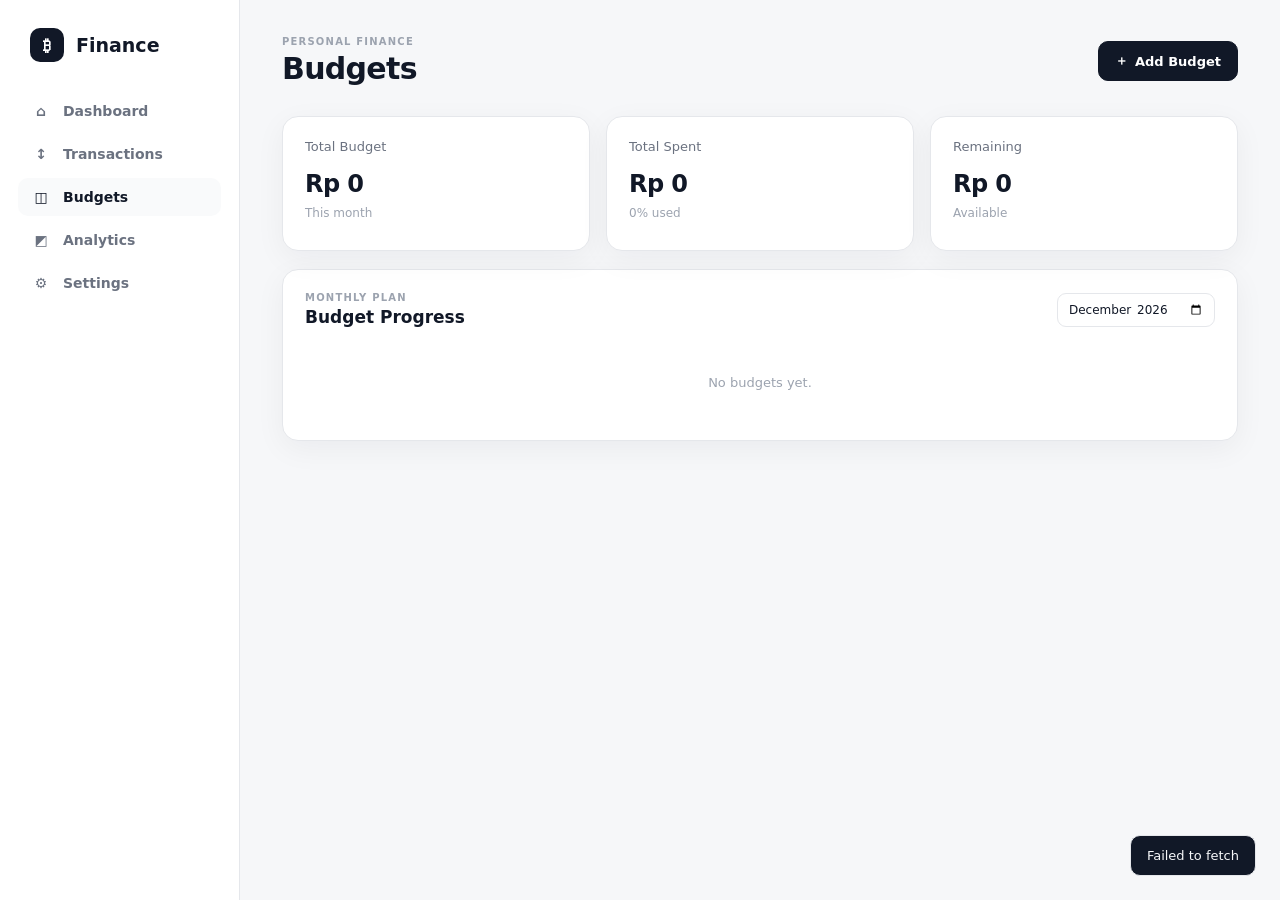
<file: budgets.html>
<!DOCTYPE html>
<html lang="id">
<head>
    <meta charset="UTF-8">
    <meta name="viewport" content="width=device-width, initial-scale=1.0">

    <title>Budgets | Personal Finance</title>

    <link rel="stylesheet" href="./css/main.css">
    <link rel="stylesheet" href="./css/budgets.css">

    <script type="module" src="./js/budgets.js"></script>
  <script src="./js/theme.js"></script>
</head>

<body>

<div class="app">

    <aside class="sidebar">

        <div class="brand">
            <div class="brand-icon">₿</div>
            <span>Finance</span>
        </div>

        <nav class="navigation">

            <a href="./index.html" class="nav-item">
                <span>⌂</span>
                Dashboard
            </a>

            <a href="./transactions.html" class="nav-item">
                <span>↕</span>
                Transactions
            </a>

            <a href="./budgets.html" class="nav-item active">
                <span>◫</span>
                Budgets
            </a>

            <a href="./analytics.html" class="nav-item">
                <span>◩</span>
                Analytics
            </a>

            <a href="./settings.html" class="nav-item">
                <span>⚙</span>
                Settings
            </a>

        </nav>

    </aside>

  <nav class="mobile-nav">

    <a href="./index.html">
        <span>⌂</span>
        <small>Home</small>
    </a>

    <a href="./transactions.html">
        <span>↕</span>
        <small>Transactions</small>
    </a>

    <a href="./budgets.html" class="active">
        <span>◫</span>
        <small>Budgets</small>
    </a>

    <a href="./analytics.html">
        <span>◩</span>
        <small>Analytics</small>
    </a>

    <a href="./settings.html">
        <span>⚙</span>
        <small>Settings</small>
    </a>

  </nav>


    <main class="main-content">

        <header class="topbar">

            <div>
                <p class="eyebrow">PERSONAL FINANCE</p>
                <h1>Budgets</h1>
            </div>

            <button
    id="addBudgetButton"
    class="primary-button add-budget-button"
    type="button"
>
    <span class="button-icon">＋</span>
    <span>Add Budget</span>
            </button>

        </header>


        <section class="budget-overview">

            <article class="summary-card">

                <div class="card-label">
                    Total Budget
                </div>

                <strong id="totalBudget">
                    Rp 0
                </strong>

                <small>
                    This month
                </small>

            </article>


            <article class="summary-card">

                <div class="card-label">
                    Total Spent
                </div>

                <strong id="totalSpent">
                    Rp 0
                </strong>

                <small id="spentPercentage">
                    0% used
                </small>

            </article>


            <article class="summary-card">

                <div class="card-label">
                    Remaining
                </div>

                <strong id="remainingBudget">
                    Rp 0
                </strong>

                <small>
                    Available
                </small>

            </article>

        </section>


        <section class="panel">

            <div class="panel-header">

                <div>
                    <p class="eyebrow">MONTHLY PLAN</p>
                    <h3>Budget Progress</h3>
                </div>

                <input
                    id="monthSelector"
                    type="month"
                >

            </div>


            <div
                id="budgetList"
                class="budget-list"
            >

                <div class="empty-state">
                    No budgets yet.
                </div>

            </div>

        </section>

    </main>

</div>


<!-- Budget Modal -->

<div
    id="budgetModal"
    class="modal hidden"
>

    <div
        id="budgetOverlay"
        class="modal-overlay"
    ></div>


    <div class="modal-card">

        <div class="modal-header">

            <div>
                <p class="eyebrow">BUDGET</p>

                <h2 id="budgetModalTitle">
                    Add Budget
                </h2>
            </div>

            <button
                id="closeBudgetModal"
                class="close-button"
            >
                ×
            </button>

        </div>


        <form id="budgetForm">

            <input
                type="hidden"
                id="budgetId"
            >


            <div class="form-group">

                <label for="budgetCategory">
                    Category
                </label>

                <select
                    id="budgetCategory"
                    required
                >

                    <option value="">
                        Select category
                    </option>

                    <option value="Food">
                        Food
                    </option>

                    <option value="Transport">
                        Transport
                    </option>

                    <option value="Shopping">
                        Shopping
                    </option>

                    <option value="Bills">
                        Bills
                    </option>

                    <option value="Entertainment">
                        Entertainment
                    </option>

                    <option value="Education">
                        Education
                    </option>

                    <option value="Health">
                        Health
                    </option>

                    <option value="Subscription">
                        Subscription
                    </option>

                    <option value="Other">
                        Other
                    </option>

                </select>

            </div>


            <div class="form-group">

                <label for="budgetAmount">
                    Monthly Limit
                </label>

                <input
                    id="budgetAmount"
                    type="number"
                    min="1"
                    step="1"
                    placeholder="1000000"
                    required
                >

            </div>


            <div class="form-group">

                <label for="budgetMonth">
                    Month
                </label>

                <input
                    id="budgetMonth"
                    type="month"
                    required
                >

            </div>


            <div class="form-actions">

                <button
                    type="button"
                    id="cancelBudget"
                    class="secondary-button"
                >
                    Cancel
                </button>

                <button
                    type="submit"
                    class="primary-button"
                >
                    Save Budget
                </button>

            </div>

        </form>

    </div>

</div>


<div id="toast" class="toast"></div>

</body>
</html>
</file>
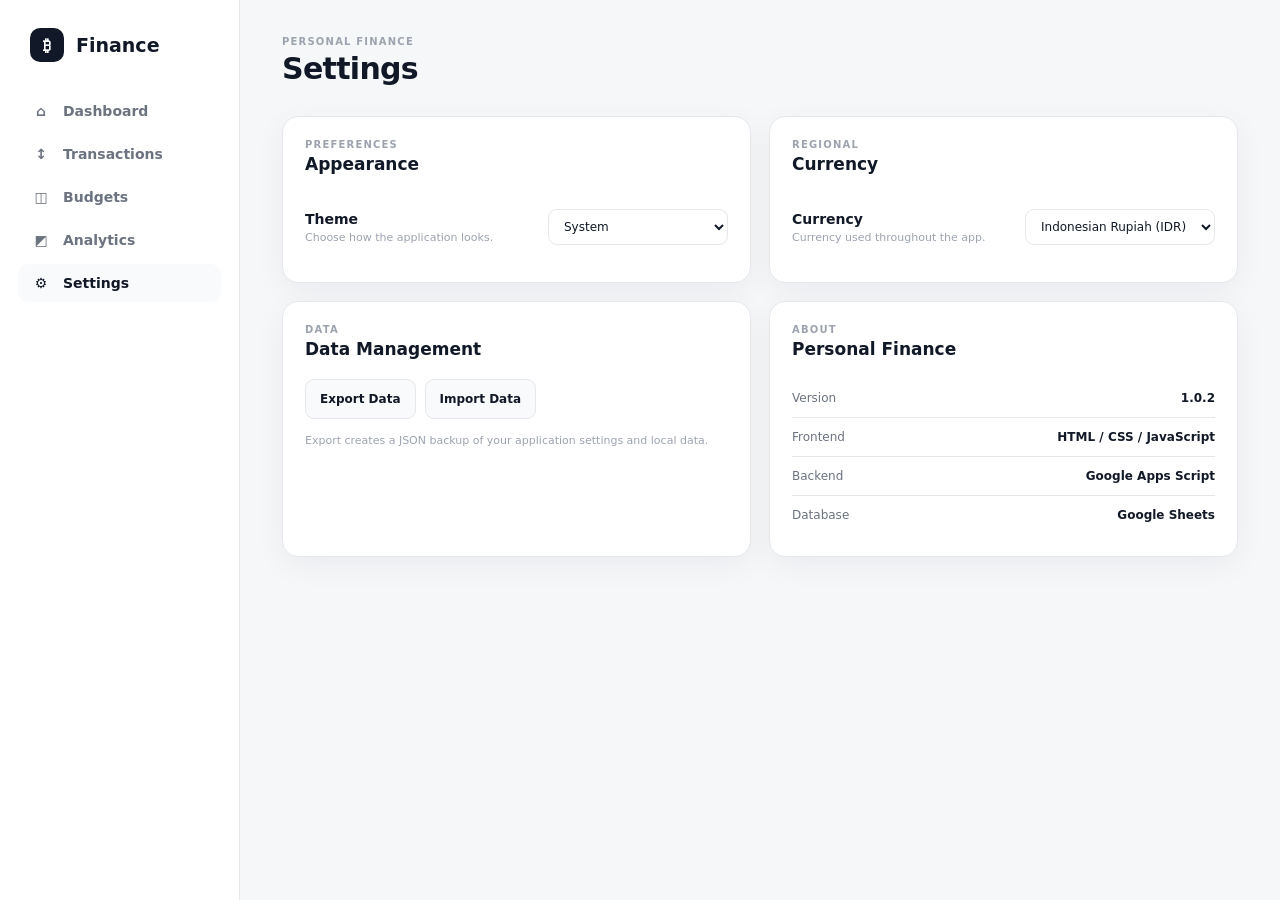
<file: settings.html>
<!DOCTYPE html>
<html lang="id">
<head>
    <meta charset="UTF-8">
    <meta name="viewport" content="width=device-width, initial-scale=1.0">

    <title>Settings | Personal Finance</title>

    <link rel="stylesheet" href="./css/main.css">
    <link rel="stylesheet" href="./css/settings.css">

    <script type="module" src="./js/settings.js"></script>
  <script src="./js/theme.js"></script>
</head>

<body>

<div class="app">

    <aside class="sidebar">

        <div class="brand">
            <div class="brand-icon">₿</div>
            <span>Finance</span>
        </div>

        <nav class="navigation">

            <a href="./index.html" class="nav-item">
                <span>⌂</span>
                Dashboard
            </a>

            <a href="./transactions.html" class="nav-item">
                <span>↕</span>
                Transactions
            </a>

            <a href="./budgets.html" class="nav-item">
                <span>◫</span>
                Budgets
            </a>

            <a href="./analytics.html" class="nav-item">
                <span>◩</span>
                Analytics
            </a>

            <a href="./settings.html" class="nav-item active">
                <span>⚙</span>
                Settings
            </a>

        </nav>

    </aside>

  <nav class="mobile-nav">

    <a href="./index.html">
        <span>⌂</span>
        <small>Home</small>
    </a>

    <a href="./transactions.html">
        <span>↕</span>
        <small>Transactions</small>
    </a>

    <a href="./budgets.html">
        <span>◫</span>
        <small>Budgets</small>
    </a>

    <a href="./analytics.html">
        <span>◩</span>
        <small>Analytics</small>
    </a>

    <a href="./settings.html" class="active">
        <span>⚙</span>
        <small>Settings</small>
    </a>

</nav>


    <main class="main-content">

        <header class="topbar">

            <div>
                <p class="eyebrow">PERSONAL FINANCE</p>
                <h1>Settings</h1>
            </div>

        </header>


        <section class="settings-layout">

            <!-- Appearance -->

            <article class="panel">

                <div class="panel-header">

                    <div>
                        <p class="eyebrow">PREFERENCES</p>
                        <h3>Appearance</h3>
                    </div>

                </div>


                <div class="setting-row">

                    <div class="setting-info">

                        <strong>Theme</strong>

                        <small>
                            Choose how the application looks.
                        </small>

                    </div>


                    <select id="themeSelect">

                        <option value="system">
                            System
                        </option>

                        <option value="light">
                            Light
                        </option>

                        <option value="dark">
                            Dark
                        </option>

                    </select>

                </div>

            </article>


            <!-- Currency -->

            <article class="panel">

                <div class="panel-header">

                    <div>
                        <p class="eyebrow">REGIONAL</p>
                        <h3>Currency</h3>
                    </div>

                </div>


                <div class="setting-row">

                    <div class="setting-info">

                        <strong>Currency</strong>

                        <small>
                            Currency used throughout the app.
                        </small>

                    </div>


                    <select id="currencySelect">

                        <option value="IDR">
                            Indonesian Rupiah (IDR)
                        </option>

                        <option value="USD">
                            US Dollar (USD)
                        </option>

                    </select>

                </div>

            </article>


            <!-- Data -->

            <article class="panel">

                <div class="panel-header">

                    <div>
                        <p class="eyebrow">DATA</p>
                        <h3>Data Management</h3>
                    </div>

                </div>


                <div class="data-actions">

                    <button
                        id="exportButton"
                        class="secondary-button"
                    >
                        Export Data
                    </button>


                    <label
                        for="importInput"
                        class="secondary-button"
                    >
                        Import Data
                    </label>

                    <input
                        id="importInput"
                        type="file"
                        accept=".json"
                        hidden
                    >

                </div>

                <p class="data-note">
                    Export creates a JSON backup of your
                    application settings and local data.
                </p>

            </article>


            <!-- About -->

            <article class="panel">

                <div class="panel-header">

                    <div>
                        <p class="eyebrow">ABOUT</p>
                        <h3>Personal Finance</h3>
                    </div>

                </div>


                <div class="about-info">

                    <div class="about-row">
                        <span>Version</span>
                        <strong>1.0.2</strong>
                    </div>

                    <div class="about-row">
                        <span>Frontend</span>
                        <strong>HTML / CSS / JavaScript</strong>
                    </div>

                    <div class="about-row">
                        <span>Backend</span>
                        <strong>Google Apps Script</strong>
                    </div>

                    <div class="about-row">
                        <span>Database</span>
                        <strong>Google Sheets</strong>
                    </div>

                </div>

            </article>

        </section>

    </main>

</div>


<div id="toast" class="toast"></div>

</body>
</html>
</file>
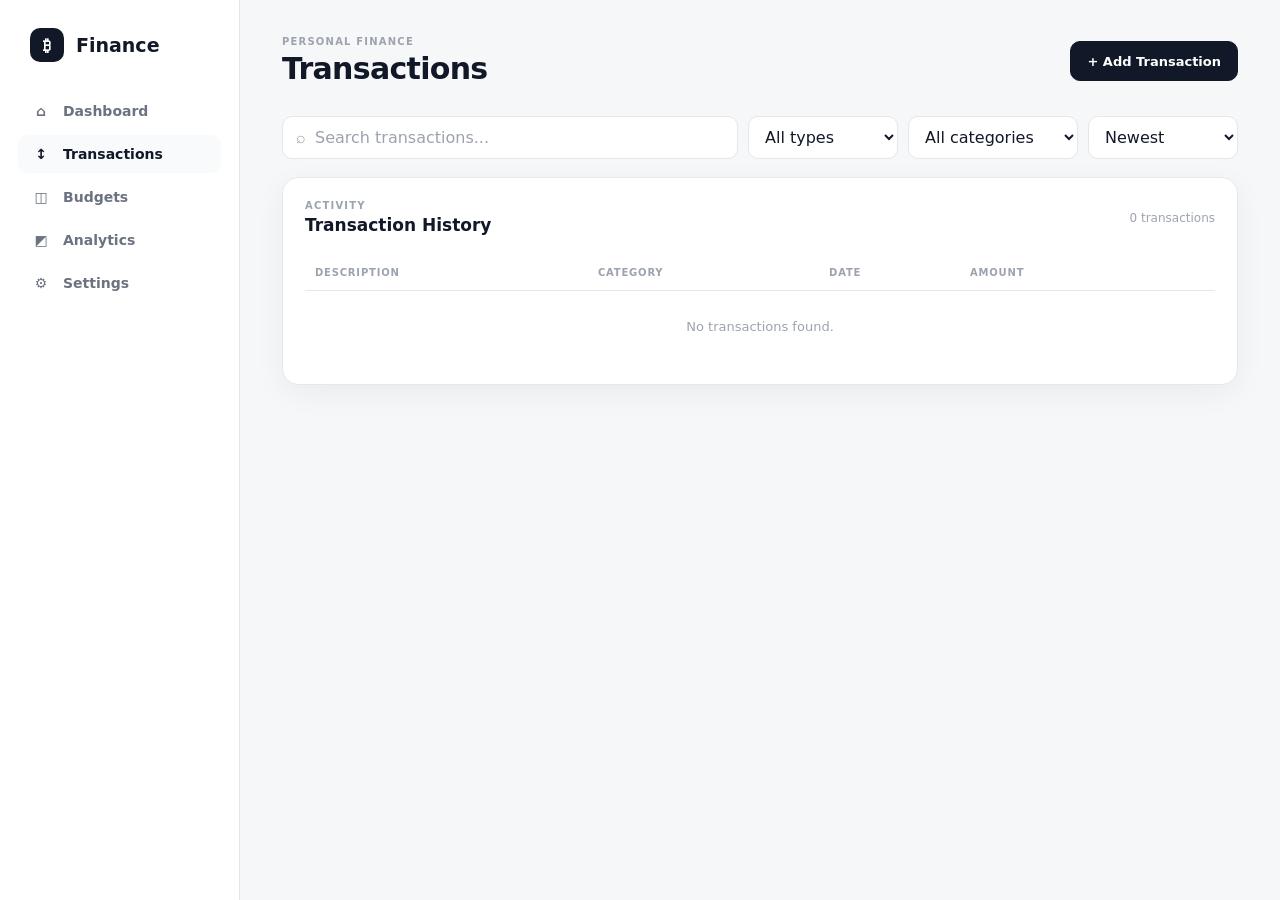
<file: transactions.html>
<!DOCTYPE html>
<html lang="id">
<head>
    <meta charset="UTF-8">
    <meta name="viewport" content="width=device-width, initial-scale=1.0">

    <title>Transactions | Personal Finance</title>

    <link rel="stylesheet" href="./css/main.css">
    <link rel="stylesheet" href="./css/transactions.css">

    <script type="module" src="./js/transactions.js"></script>
  <script src="./js/theme.js"></script>
</head>

<body>

<div class="app">

    <aside class="sidebar">
        <div class="brand">
            <div class="brand-icon">₿</div>
            <span>Finance</span>
        </div>

        <nav class="navigation">

            <a href="./index.html" class="nav-item">
                <span>⌂</span>
                Dashboard
            </a>

            <a href="./transactions.html" class="nav-item active">
                <span>↕</span>
                Transactions
            </a>

            <a href="./budgets.html" class="nav-item">
                <span>◫</span>
                Budgets
            </a>

            <a href="./analytics.html" class="nav-item">
                <span>◩</span>
                Analytics
            </a>

            <a href="./settings.html" class="nav-item">
                <span>⚙</span>
                Settings
            </a>

        </nav>
    </aside>

  <nav class="mobile-nav">

    <a href="./index.html">
        <span>⌂</span>
        <small>Home</small>
    </a>

    <a href="./transactions.html" class="active">
        <span>↕</span>
        <small>Transactions</small>
    </a>

    <a href="./budgets.html">
        <span>◫</span>
        <small>Budgets</small>
    </a>

    <a href="./analytics.html">
        <span>◩</span>
        <small>Analytics</small>
    </a>

    <a href="./settings.html">
        <span>⚙</span>
        <small>Settings</small>
    </a>

  </nav>


    <main class="main-content">

        <header class="topbar">

            <div>
                <p class="eyebrow">PERSONAL FINANCE</p>
                <h1>Transactions</h1>
            </div>

            <button
                id="addTransactionButton"
                class="primary-button"
            >
                + Add Transaction
            </button>

        </header>


        <section class="transaction-toolbar">

            <div class="search-wrapper">
                <span>⌕</span>

                <input
                    id="searchInput"
                    type="search"
                    placeholder="Search transactions..."
                >
            </div>


            <select id="typeFilter">
                <option value="all">All types</option>
                <option value="income">Income</option>
                <option value="expense">Expense</option>
            </select>


            <select id="categoryFilter">
                <option value="all">All categories</option>
            </select>


            <select id="sortFilter">
                <option value="newest">Newest</option>
                <option value="oldest">Oldest</option>
                <option value="highest">Highest amount</option>
                <option value="lowest">Lowest amount</option>
            </select>

        </section>


        <section class="panel">

            <div class="panel-header">

                <div>
                    <p class="eyebrow">ACTIVITY</p>
                    <h3>Transaction History</h3>
                </div>

                <span id="transactionCount">
                    0 transactions
                </span>

            </div>


            <div class="transaction-table-wrapper">

                <table class="transaction-table">

                    <thead>
                        <tr>
                            <th>Description</th>
                            <th>Category</th>
                            <th>Date</th>
                            <th>Amount</th>
                            <th></th>
                        </tr>
                    </thead>

                    <tbody id="transactionTableBody">
                    </tbody>

                </table>

            </div>


            <div
                id="transactionEmpty"
                class="empty-state"
            >
                No transactions found.
            </div>

        </section>

    </main>

</div>


<!-- Transaction Modal -->

<div
    id="transactionModal"
    class="modal hidden"
>

    <div class="modal-overlay" id="modalOverlay"></div>

    <div class="modal-card">

        <div class="modal-header">

            <div>
                <p class="eyebrow">TRANSACTION</p>
                <h2 id="modalTitle">
                    Add Transaction
                </h2>
            </div>

            <button
                id="closeModal"
                class="close-button"
            >
                ×
            </button>

        </div>


        <form id="transactionForm">

            <input
                type="hidden"
                id="transactionId"
            >


            <div class="form-group">

                <label>Type</label>

                <div class="type-selector">

                    <button
                        type="button"
                        class="type-option active"
                        data-type="expense"
                    >
                        Expense
                    </button>

                    <button
                        type="button"
                        class="type-option"
                        data-type="income"
                    >
                        Income
                    </button>

                </div>

                <input
                    type="hidden"
                    id="transactionType"
                    value="expense"
                >

            </div>


            <div class="form-group">

                <label for="amount">
                    Amount
                </label>

                <input
                    id="amount"
                    type="number"
                    min="0"
                    step="1"
                    placeholder="25000"
                    required
                >

            </div>


            <div class="form-group">

                <label for="category">
                    Category
                </label>

                <select
                    id="category"
                    required
                >

                    <option value="">
                        Select category
                    </option>

                    <option value="Food">
                        Food
                    </option>

                    <option value="Transport">
                        Transport
                    </option>

                    <option value="Shopping">
                        Shopping
                    </option>

                    <option value="Bills">
                        Bills
                    </option>

                    <option value="Entertainment">
                        Entertainment
                    </option>

                    <option value="Education">
                        Education
                    </option>

                    <option value="Health">
                        Health
                    </option>

                    <option value="Subscription">
                        Subscription
                    </option>

                    <option value="Salary">
                        Salary
                    </option>

                    <option value="Freelance">
                        Freelance
                    </option>

                    <option value="Business">
                        Business
                    </option>

                    <option value="Gift">
                        Gift
                    </option>

                    <option value="Other">
                        Other
                    </option>

                </select>

            </div>


            <div class="form-group">

                <label for="description">
                    Description
                </label>

                <input
                    id="description"
                    type="text"
                    maxlength="100"
                    placeholder="Makan siang"
                    required
                >

            </div>


            <div class="form-group">

                <label for="date">
                    Date
                </label>

                <input
                    id="date"
                    type="date"
                    required
                >

            </div>


            <div class="form-actions">

                <button
                    type="button"
                    id="cancelButton"
                    class="secondary-button"
                >
                    Cancel
                </button>

                <button
                    type="submit"
                    class="primary-button"
                >
                    Save Transaction
                </button>

            </div>

        </form>

    </div>

</div>


<div id="toast" class="toast"></div>

</body>
</html>
</file>
<file: css/main.css>
/* =========================================================
   PERSONAL FINANCE — MAIN UI
   Complete replacement stylesheet
========================================================= */

:root {
    --background: #f6f7f9;
    --surface: #ffffff;
    --surface-soft: #f9fafb;

    --text: #111827;
    --text-secondary: #6b7280;
    --text-muted: #9ca3af;

    --border: #e5e7eb;

    --primary: #111827;
    --primary-text: #ffffff;

    --success: #15803d;
    --danger: #dc2626;
    --warning: #b45309;

    --sidebar-width: 240px;

    --radius-sm: 10px;
    --radius-md: 16px;
    --radius-lg: 22px;

    --shadow: 0 8px 30px rgba(15, 23, 42, 0.05);
}

* {
    margin: 0;
    padding: 0;
    box-sizing: border-box;
}

html {
    scroll-behavior: smooth;
}

body {
    min-height: 100vh;
    background: var(--background);
    color: var(--text);
    font-family:
        Inter,
        ui-sans-serif,
        system-ui,
        -apple-system,
        BlinkMacSystemFont,
        "Segoe UI",
        sans-serif;
    transition: background-color 0.2s ease, color 0.2s ease;
}

button,
input,
select,
textarea {
    font: inherit;
}

button {
    cursor: pointer;
}

a {
    color: inherit;
    text-decoration: none;
}

/* Layout */

.app {
    display: flex;
    min-height: 100vh;
}

/* Sidebar */

.sidebar {
    position: fixed;
    width: var(--sidebar-width);
    height: 100vh;
    padding: 28px 18px;
    background: var(--surface);
    border-right: 1px solid var(--border);
    transition: background-color 0.2s ease, border-color 0.2s ease;
}

.brand {
    display: flex;
    align-items: center;
    gap: 12px;
    padding: 0 12px 30px;
    font-size: 19px;
    font-weight: 750;
}

.brand-icon {
    display: grid;
    place-items: center;
    width: 34px;
    height: 34px;
    border-radius: 10px;
    background: var(--primary);
    color: var(--primary-text);
    font-size: 16px;
}

/* Navigation */

.navigation {
    display: flex;
    flex-direction: column;
    gap: 5px;
}

.nav-item {
    display: flex;
    align-items: center;
    gap: 12px;
    padding: 11px 13px;
    border-radius: 10px;
    color: var(--text-secondary);
    font-size: 14px;
    font-weight: 550;
    transition: background-color 0.2s ease, color 0.2s ease;
}

.nav-item span {
    width: 20px;
    text-align: center;
}

.nav-item:hover {
    background: var(--surface-soft);
    color: var(--text);
}

.nav-item.active {
    background: var(--surface-soft);
    color: var(--text);
    font-weight: 650;
}

/* Main */

.main-content {
    width: calc(100% - var(--sidebar-width));
    margin-left: var(--sidebar-width);
    padding: 36px 42px;
    max-width: 1500px;
}

/* Topbar */

.topbar {
    display: flex;
    align-items: center;
    justify-content: space-between;
    gap: 16px;
    margin-bottom: 30px;
}

.topbar h1 {
    margin-top: 4px;
    font-size: 30px;
    letter-spacing: -0.7px;
}

.eyebrow {
    color: var(--text-muted);
    font-size: 10px;
    font-weight: 750;
    letter-spacing: 1.2px;
}

/* Buttons */

.primary-button {
    display: inline-flex;
    align-items: center;
    justify-content: center;
    gap: 7px;
    min-height: 40px;
    padding: 10px 16px;
    border: 1px solid var(--primary);
    border-radius: 10px;
    background: var(--primary);
    color: var(--primary-text);
    font-size: 13px;
    font-weight: 650;
    cursor: pointer;
    transition:
        opacity 0.2s ease,
        transform 0.15s ease,
        background-color 0.2s ease,
        color 0.2s ease,
        border-color 0.2s ease;
}

.primary-button:hover {
    opacity: 0.88;
}

.primary-button:active {
    transform: scale(0.98);
}

.primary-button:disabled {
    opacity: 0.5;
    cursor: not-allowed;
    transform: none;
}

.secondary-button {
    display: inline-flex;
    align-items: center;
    justify-content: center;
    min-height: 40px;
    padding: 10px 15px;
    border: 1px solid var(--border);
    border-radius: 10px;
    background: var(--surface-soft);
    color: var(--text);
    font-size: 13px;
    font-weight: 600;
    transition:
        background-color 0.2s ease,
        border-color 0.2s ease,
        color 0.2s ease,
        transform 0.15s ease;
}

.secondary-button:hover {
    background: var(--surface);
    border-color: var(--text-muted);
}

.secondary-button:active {
    transform: scale(0.98);
}

.icon-button {
    display: grid;
    place-items: center;
    width: 40px;
    height: 40px;
    flex: 0 0 auto;
    border: 1px solid var(--border);
    border-radius: 10px;
    background: var(--surface);
    color: var(--text);
    font-size: 20px;
    transition:
        transform 0.2s ease,
        background-color 0.2s ease,
        border-color 0.2s ease;
}

.icon-button:hover {
    transform: rotate(30deg);
    background: var(--surface-soft);
}

/* Welcome */

.welcome {
    margin-bottom: 24px;
}

.welcome h2 {
    margin-top: 6px;
    font-size: 22px;
    letter-spacing: -0.4px;
}

.welcome p:last-child {
    margin-top: 5px;
    color: var(--text-secondary);
    font-size: 14px;
}

/* Cards */

.summary-grid {
    display: grid;
    grid-template-columns: repeat(4, minmax(0, 1fr));
    gap: 16px;
    margin-bottom: 18px;
}

.summary-card {
    padding: 22px;
    background: var(--surface);
    border: 1px solid var(--border);
    border-radius: var(--radius-md);
    box-shadow: var(--shadow);
    transition: background-color 0.2s ease, border-color 0.2s ease;
}

.card-label {
    margin-bottom: 16px;
    color: var(--text-secondary);
    font-size: 13px;
}

.summary-card strong {
    display: block;
    font-size: 24px;
    letter-spacing: -0.6px;
}

.summary-card small {
    display: block;
    margin-top: 8px;
    color: var(--text-muted);
    font-size: 12px;
}

.summary-card small.positive {
    color: var(--success);
}

.summary-card small.negative {
    color: var(--danger);
}

/* Panels */

.panel {
    padding: 22px;
    background: var(--surface);
    border: 1px solid var(--border);
    border-radius: var(--radius-md);
    box-shadow: var(--shadow);
    transition: background-color 0.2s ease, border-color 0.2s ease;
}

.panel-header {
    display: flex;
    align-items: center;
    justify-content: space-between;
    gap: 12px;
    margin-bottom: 20px;
}

.panel-header h3 {
    margin-top: 4px;
    font-size: 17px;
}

.panel-header > span {
    color: var(--text-muted);
    font-size: 12px;
}

.text-link {
    color: var(--text-secondary);
    font-size: 12px;
    font-weight: 600;
    transition: color 0.2s ease;
}

.text-link:hover {
    color: var(--text);
}

.empty-state {
    padding: 28px 16px;
    color: var(--text-muted);
    text-align: center;
    font-size: 13px;
}

/* Global form helpers */

input,
select,
textarea {
    color-scheme: inherit;
}

input::placeholder,
textarea::placeholder {
    color: var(--text-muted);
    opacity: 1;
}

/* Toast */

.toast {
    position: fixed;
    right: 24px;
    bottom: 24px;
    z-index: 2000;
    max-width: min(360px, calc(100vw - 32px));
    padding: 12px 16px;
    background: var(--text);
    color: var(--background);
    border: 1px solid var(--border);
    border-radius: 10px;
    font-size: 13px;
    opacity: 0;
    transform: translateY(10px);
    pointer-events: none;
    transition: opacity 0.2s ease, transform 0.2s ease;
}

.toast.show {
    opacity: 1;
    transform: translateY(0);
}

/* Mobile navigation */

.mobile-nav {
    display: none;
}

/* Modal */

.hidden {
    display: none !important;
}

.modal {
    position: fixed;
    inset: 0;
    z-index: 1000;
    display: flex;
    align-items: center;
    justify-content: center;
    padding: 20px;
}

.modal-overlay {
    position: absolute;
    inset: 0;
    background: rgba(15, 23, 42, 0.45);
    backdrop-filter: blur(4px);
}

.modal-card {
    position: relative;
    z-index: 1;
    width: min(100%, 480px);
    max-height: calc(100vh - 40px);
    overflow-y: auto;
    padding: 24px;
    background: var(--surface);
    border: 1px solid var(--border);
    border-radius: 18px;
    box-shadow: 0 24px 80px rgba(0, 0, 0, 0.18);
}

.modal-header {
    display: flex;
    align-items: flex-start;
    justify-content: space-between;
    gap: 20px;
    margin-bottom: 22px;
}

.modal-header h2 {
    margin: 0;
    font-size: 22px;
}

.close-button {
    display: grid;
    place-items: center;
    width: 32px;
    height: 32px;
    flex: 0 0 auto;
    padding: 0;
    border: 1px solid var(--border);
    border-radius: 8px;
    background: var(--surface-soft);
    color: var(--text);
    font-size: 20px;
    cursor: pointer;
    transition:
        background-color 0.2s ease,
        border-color 0.2s ease,
        transform 0.15s ease;
}

.close-button:hover {
    background: var(--border);
}

.close-button:active {
    transform: scale(0.95);
}

/* Form */

.form-group {
    display: flex;
    flex-direction: column;
    gap: 7px;
    margin-bottom: 16px;
}

.form-group label {
    color: var(--text-secondary);
    font-size: 12px;
    font-weight: 650;
}

.form-group input,
.form-group select,
.form-group textarea {
    width: 100%;
    box-sizing: border-box;
    padding: 11px 12px;
    border: 1px solid var(--border);
    border-radius: 9px;
    background: var(--surface);
    color: var(--text);
    outline: none;
    font: inherit;
    transition:
        border-color 0.2s ease,
        background-color 0.2s ease,
        color 0.2s ease,
        box-shadow 0.2s ease;
}

.form-group input:focus,
.form-group select:focus,
.form-group textarea:focus {
    border-color: var(--text-secondary);
    box-shadow: 0 0 0 3px rgba(107, 114, 128, 0.10);
}

.form-actions {
    display: flex;
    justify-content: flex-end;
    gap: 9px;
    margin-top: 22px;
}

/* Dark theme */

html[data-theme="dark"] {
    --background: #0b0d10;
    --surface: #111418;
    --surface-soft: #181c21;

    --text: #f3f4f6;
    --text-secondary: #a1a1aa;
    --text-muted: #71717a;

    --border: #272b31;

    --primary: #f3f4f6;
    --primary-text: #111827;

    --success: #4ade80;
    --danger: #f87171;
    --warning: #f59e0b;

    color-scheme: dark;
}

html[data-theme="dark"] .modal-overlay {
    background: rgba(0, 0, 0, 0.65);
}

/* Responsive */

@media (max-width: 900px) {

    .sidebar {
        display: none;
    }

    .main-content {
        width: 100%;
        margin-left: 0;
        padding: 24px 18px 90px;
    }

    .summary-grid {
        grid-template-columns: repeat(2, 1fr);
    }

    .mobile-nav {
        position: fixed;
        left: 12px;
        right: 12px;
        bottom: 12px;
        z-index: 900;

        display: grid;
        grid-template-columns: repeat(5, 1fr);
        gap: 4px;

        padding: 7px;

        background: var(--surface);
        border: 1px solid var(--border);
        border-radius: 16px;

        box-shadow: 0 10px 40px rgba(0, 0, 0, 0.12);
    }

    .mobile-nav a {
        position: relative;

        display: flex;
        align-items: center;
        justify-content: center;
        flex-direction: column;

        gap: 3px;

        min-height: 48px;
        padding: 7px 4px;

        border-radius: 12px;

        color: var(--text-muted);
        font-size: 15px;

        transition:
            background-color 0.2s ease,
            color 0.2s ease,
            transform 0.15s ease;
    }

    .mobile-nav a span {
        line-height: 1;
        font-size: 16px;
    }

    .mobile-nav small {
        font-size: 9px;
        font-weight: 550;
    }

    .mobile-nav a:hover {
        color: var(--text);
        background: var(--surface-soft);
    }

    .mobile-nav a.active {
        background: var(--surface-soft);
        color: var(--text);
        box-shadow: inset 0 0 0 1px var(--border);
    }

    .mobile-nav a.active span {
        font-weight: 800;
    }

    .mobile-nav a.active small {
        color: var(--text);
        font-weight: 700;
    }

    .mobile-nav a.active::before {
        content: "";

        position: absolute;
        top: 3px;
        left: 50%;

        width: 18px;
        height: 3px;

        transform: translateX(-50%);

        border-radius: 999px;
        background: var(--text);
    }

    .mobile-nav a:active {
        transform: scale(0.95);
    }
}

@media (max-width: 520px) {

    .summary-grid {
        grid-template-columns: 1fr;
    }

    .topbar {
        align-items: flex-start;
    }

    .topbar h1 {
        font-size: 26px;
    }

    .topbar .primary-button {
        padding: 10px 12px;
        font-size: 12px;
    }

    .panel {
        padding: 18px;
    }

    .modal {
        padding: 12px;
    }

    .modal-card {
        max-height: calc(100vh - 24px);
        padding: 20px;
        border-radius: 16px;
    }

    .form-actions {
        flex-direction: row;
    }

    .form-actions .primary-button,
    .form-actions .secondary-button {
        flex: 1;
    }

    .toast {
        right: 16px;
        bottom: 84px;
    }
}
</file>
<file: css/budgets.css>
.budget-overview {
    display: grid;
    grid-template-columns: repeat(3, minmax(0, 1fr));
    gap: 16px;
    margin-bottom: 18px;
}

.budget-overview .summary-card {
    min-height: 135px;
}


/* Month selector */

#monthSelector {
    padding: 8px 10px;

    border: 1px solid var(--border);
    border-radius: 9px;

    background: var(--surface);
    color: var(--text);

    outline: none;

    font-size: 12px;
}


/* Budget list */

.budget-list {
    display: flex;
    flex-direction: column;
    gap: 18px;
}

.budget-item {
    padding: 17px 0;

    border-bottom: 1px solid var(--border);
}

.budget-item:last-child {
    border-bottom: none;
}


.budget-item-header {
    display: flex;
    align-items: center;
    justify-content: space-between;

    gap: 15px;

    margin-bottom: 10px;
}


.budget-category {
    font-size: 14px;
    font-weight: 700;
}


.budget-numbers {
    color: var(--text-secondary);
    font-size: 12px;
}


.budget-numbers strong {
    color: var(--text);
}


/* Progress */

.progress-track {
    width: 100%;
    height: 8px;

    overflow: hidden;

    background: var(--surface-soft);

    border-radius: 999px;
}


.progress-bar {
    height: 100%;

    width: 0;

    border-radius: inherit;

    background: var(--text);

    transition: width 0.4s ease;
}


.progress-bar.warning {
    background: #a16207;
}


.progress-bar.danger {
    background: var(--danger);
}


.budget-footer {
    display: flex;
    align-items: center;
    justify-content: space-between;

    margin-top: 8px;
}


.budget-status {
    color: var(--text-muted);
    font-size: 11px;
}


.budget-actions {
    display: flex;
    gap: 5px;
}


.budget-action {
    width: 30px;
    height: 30px;

    border: 1px solid var(--border);
    border-radius: 8px;

    background: var(--surface);

    color: var(--text-secondary);
}


.budget-action:hover {
    background: var(--surface-soft);
    color: var(--text);
}


/* Responsive */

@media (max-width: 800px) {

    .budget-overview {
        grid-template-columns: 1fr;
    }
}


@media (max-width: 520px) {

    .panel-header {
        align-items: flex-start;
        gap: 12px;
    }

    #monthSelector {
        width: 130px;
    }
}
</file>
<file: css/settings.css>
.settings-layout {
    display: grid;

    grid-template-columns:
        repeat(2, minmax(0, 1fr));

    gap: 18px;
}


.setting-row {
    display: flex;
    align-items: center;
    justify-content: space-between;

    gap: 20px;

    padding: 15px 0;
}


.setting-info strong {
    display: block;

    font-size: 14px;
}


.setting-info small {
    display: block;

    margin-top: 4px;

    color: var(--text-muted);

    font-size: 11px;
}


.setting-row select {
    min-width: 180px;

    padding: 9px 11px;

    border: 1px solid var(--border);
    border-radius: 9px;

    background: var(--surface);
    color: var(--text);

    outline: none;

    font-size: 12px;
}


.data-actions {
    display: flex;
    gap: 9px;

    flex-wrap: wrap;
}


.secondary-button {
    display: inline-flex;
    align-items: center;
    justify-content: center;

    padding: 10px 14px;

    border: 1px solid var(--border);
    border-radius: 9px;

    background: var(--surface-soft);
    color: var(--text);

    font-size: 12px;
    font-weight: 650;

    cursor: pointer;
}


.data-note {
    margin-top: 13px;

    color: var(--text-muted);

    font-size: 11px;
    line-height: 1.6;
}


.about-info {
    display: flex;
    flex-direction: column;
}


.about-row {
    display: flex;
    justify-content: space-between;

    padding: 12px 0;

    border-bottom: 1px solid var(--border);

    font-size: 12px;
}


.about-row:last-child {
    border-bottom: none;
}


.about-row span {
    color: var(--text-secondary);
}


.about-row strong {
    text-align: right;
}


@media (max-width: 750px) {

    .settings-layout {
        grid-template-columns: 1fr;
    }

    .setting-row {
        align-items: flex-start;
        flex-direction: column;
    }

    .setting-row select {
        width: 100%;
    }
}
</file>
<file: css/transactions.css>
.transaction-toolbar {
    display: grid;
    grid-template-columns: minmax(220px, 1fr) 150px 170px 150px;
    gap: 10px;
    margin-bottom: 18px;
}

.search-wrapper {
    display: flex;
    align-items: center;
    gap: 9px;

    padding: 0 13px;

    background: var(--surface);
    border: 1px solid var(--border);
    border-radius: 10px;
}

.search-wrapper span {
    color: var(--text-muted);
}

.search-wrapper input {
    width: 100%;
    border: none;
    outline: none;
    background: transparent;
    color: var(--text);
    padding: 11px 0;
}

.transaction-toolbar select {
    border: 1px solid var(--border);
    border-radius: 10px;

    background: var(--surface);
    color: var(--text);

    padding: 0 12px;
    outline: none;
}


/* Buttons */

.primary-button,
.secondary-button {
    border: none;
    border-radius: 10px;

    padding: 11px 16px;

    font-size: 13px;
    font-weight: 650;

    transition:
        transform 0.15s ease,
        opacity 0.15s ease;
}

.primary-button {
    background: var(--primary);
    color: var(--primary-text);
    border: 1px solid var(--primary);
}

.secondary-button {
    background: var(--surface-soft);
    color: var(--text);
    border: 1px solid var(--border);
}
.secondary-button {
    transition:
        background-color 0.2s ease,
        border-color 0.2s ease,
        color 0.2s ease,
        transform 0.15s ease;
}

.secondary-button:hover {
    background: var(--surface-soft);
    border-color: var(--text-muted);
}

.secondary-button:active {
    transform: scale(0.98);
}

.primary-button:hover,
.secondary-button:hover {
    transform: translateY(-1px);
}


/* Table */

.transaction-table-wrapper {
    overflow-x: auto;
}

.transaction-table {
    width: 100%;
    border-collapse: collapse;
}

.transaction-table th {
    padding: 12px 10px;

    border-bottom: 1px solid var(--border);

    color: var(--text-muted);

    font-size: 10px;
    font-weight: 750;

    letter-spacing: 0.8px;
    text-transform: uppercase;

    text-align: left;
}

.transaction-table td {
    padding: 15px 10px;

    border-bottom: 1px solid var(--border);

    font-size: 13px;
}

.transaction-table tbody tr:last-child td {
    border-bottom: none;
}

.transaction-description {
    font-weight: 650;
}

.transaction-category {
    color: var(--text-secondary);
}

.transaction-date {
    color: var(--text-secondary);
}

.amount-income {
    color: var(--success);
    font-weight: 700;
}

.amount-expense {
    color: var(--danger);
    font-weight: 700;
}


/* Row actions */

.row-actions {
    display: flex;
    justify-content: flex-end;
    gap: 5px;
}

.row-action {
    width: 32px;
    height: 32px;

    border: 1px solid var(--border);
    border-radius: 8px;

    background: var(--surface);

    color: var(--text-secondary);

    cursor: pointer;
}

.row-action:hover {
    color: var(--text);
    background: var(--surface-soft);
}


/* Modal */

.modal {
    position: fixed;
    inset: 0;

    z-index: 1000;

    display: grid;
    place-items: center;

    padding: 20px;
}

.modal.hidden {
    display: none;
}

.modal-overlay {
    position: absolute;
    inset: 0;

    background: rgba(0, 0, 0, 0.35);
}

.modal-card {
    position: relative;
    z-index: 2;

    width: min(500px, 100%);

    max-height: 90vh;
    overflow-y: auto;

    padding: 25px;

    background: var(--surface);

    border: 1px solid var(--border);
    border-radius: var(--radius-lg);

    box-shadow:
        0 25px 70px rgba(0, 0, 0, 0.15);
}

.modal-header {
    display: flex;
    align-items: flex-start;
    justify-content: space-between;

    margin-bottom: 25px;
}

.modal-header h2 {
    margin-top: 5px;
    font-size: 21px;
}

.close-button {
    width: 34px;
    height: 34px;

    border: none;
    border-radius: 8px;

    background: var(--surface-soft);

    font-size: 21px;
    color: var(--text-secondary);
}


/* Form */

.form-group {
    display: flex;
    flex-direction: column;

    gap: 7px;

    margin-bottom: 17px;
}

.form-group label {
    color: var(--text-secondary);

    font-size: 12px;
    font-weight: 650;
}

.form-group input,
.form-group select {
    width: 100%;

    padding: 11px 12px;

    border: 1px solid var(--border);
    border-radius: 10px;

    outline: none;

    background: var(--surface);
    color: var(--text);

    font-size: 13px;
}

.form-group input:focus,
.form-group select:focus {
    border-color: var(--text);
}


/* Type */

.type-selector {
    display: grid;
    grid-template-columns: 1fr 1fr;
    gap: 8px;
}

.type-option {
    padding: 11px;

    border: 1px solid var(--border);
    border-radius: 10px;

    background: var(--surface);

    color: var(--text-secondary);

    font-size: 13px;
    font-weight: 600;
}

.type-option.active {
    background: var(--primary);
    color: var(--primary-text);
    border-color: var(--primary);
}


/* Actions */

.form-actions {
    display: flex;
    justify-content: flex-end;
    gap: 9px;

    margin-top: 25px;
}


/* Mobile */

@media (max-width: 850px) {

    .transaction-toolbar {
        grid-template-columns: 1fr 1fr;
    }

    .search-wrapper {
        grid-column: 1 / -1;
    }
}


@media (max-width: 600px) {

    .transaction-toolbar {
        grid-template-columns: 1fr;
    }

    .search-wrapper {
        grid-column: auto;
    }

    .topbar {
        align-items: flex-start;
        gap: 15px;
    }

    .topbar .primary-button {
        white-space: nowrap;
    }

    .transaction-table th:nth-child(2),
    .transaction-table td:nth-child(2) {
        display: none;
    }
}
</file>
